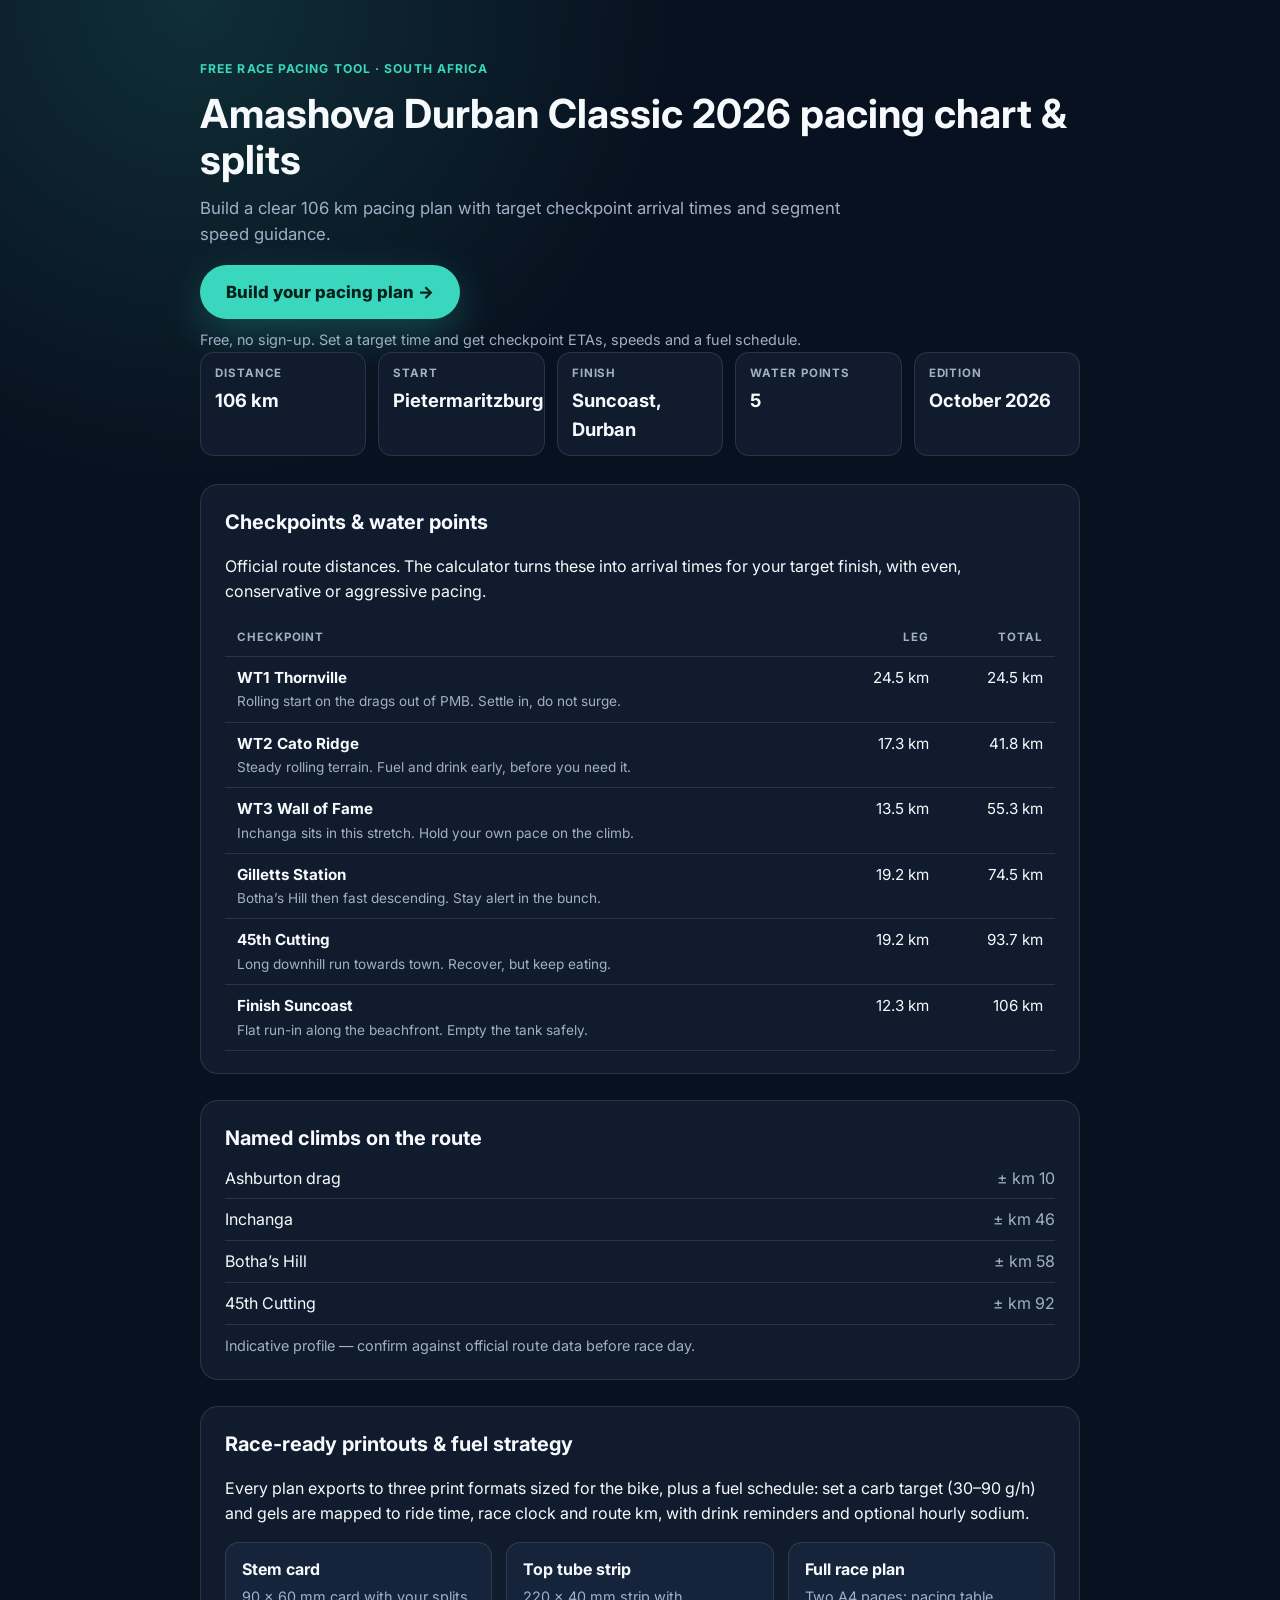
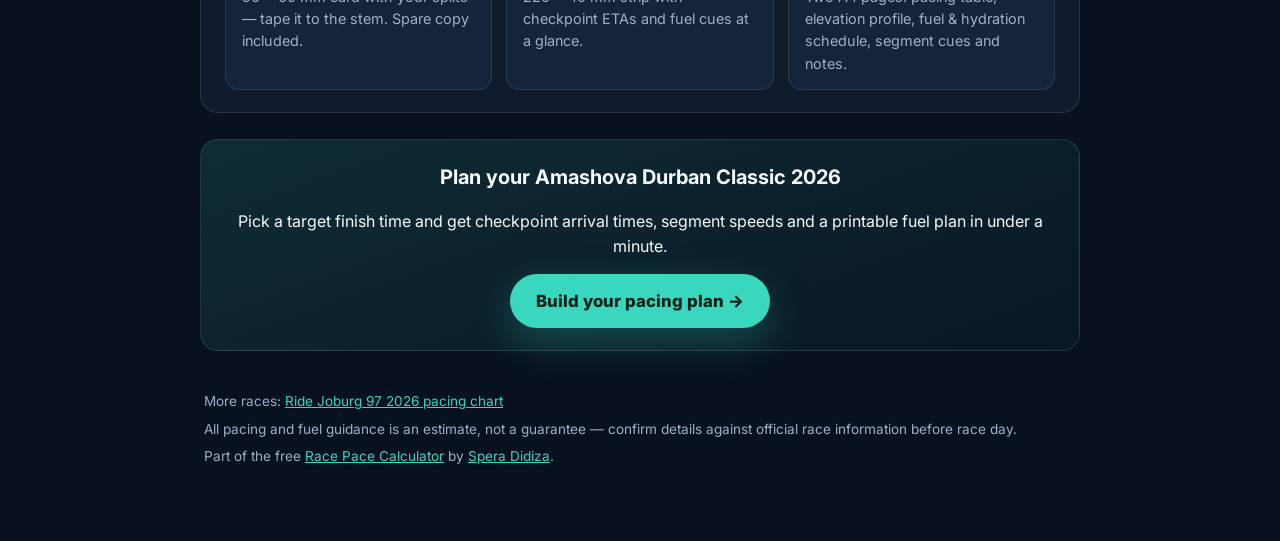
<file: amashova/index.html>
<!DOCTYPE html>
<html lang="en">
<head>
    <meta charset="UTF-8">
    <meta name="viewport" content="width=device-width, initial-scale=1.0">
    <title>Amashova Durban Classic 2026 Pacing Chart &amp; Splits Calculator</title>
    <meta name="description" content="Free Amashova Durban Classic 2026 pacing calculator: checkpoint arrival times for the 106 km route from Pietermaritzburg to Suncoast, Durban, water point splits, a fuel plan and printable race cards.">
    <meta name="theme-color" content="#0b1220">
    <link rel="canonical" href="https://ssdidiza.github.io/amashova_pacing_calc/amashova/">
    <meta property="og:type" content="website">
    <meta property="og:site_name" content="Race Pace Calculator">
    <meta property="og:title" content="Amashova Durban Classic 2026 Pacing Chart &amp; Splits Calculator">
    <meta property="og:description" content="Free Amashova Durban Classic 2026 pacing calculator: checkpoint arrival times for the 106 km route from Pietermaritzburg to Suncoast, Durban, water point splits, a fuel plan and printable race cards.">
    <meta property="og:url" content="https://ssdidiza.github.io/amashova_pacing_calc/amashova/">
    <meta property="og:image" content="https://ssdidiza.github.io/amashova_pacing_calc/samples/app-desktop.png">
    <meta name="twitter:card" content="summary_large_image">
    <meta name="twitter:title" content="Amashova Durban Classic 2026 Pacing Chart &amp; Splits Calculator">
    <meta name="twitter:description" content="Free Amashova Durban Classic 2026 pacing calculator: checkpoint arrival times for the 106 km route from Pietermaritzburg to Suncoast, Durban, water point splits, a fuel plan and printable race cards.">
    <meta name="twitter:image" content="https://ssdidiza.github.io/amashova_pacing_calc/samples/app-desktop.png">
    <link rel="preconnect" href="https://fonts.googleapis.com">
    <link rel="preconnect" href="https://fonts.gstatic.com" crossorigin>
    <link href="https://fonts.googleapis.com/css2?family=Inter:wght@400;600;700;800&display=swap" rel="stylesheet">
    <style>:root{--bg:#08111f;--surface:#101b2d;--surface-strong:#15243a;--text:#f7fafc;--text-muted:#9fb0c7;--accent:#39d7bd;--accent-strong:#1cb69d;--border:rgba(255,255,255,0.11);}*{box-sizing:border-box;}body{margin:0;min-width:320px;font-family:Inter,system-ui,-apple-system,"Segoe UI",sans-serif;color:var(--text);background:radial-gradient(circle at 15% 0%,rgba(57,215,189,0.15),transparent 30rem),var(--bg);line-height:1.55;}a{color:var(--accent);}main{width:min(880px,calc(100% - 32px));margin:0 auto;padding:48px 0 40px;}.eyebrow{color:var(--accent);font-size:0.76rem;font-weight:700;letter-spacing:0.09em;text-transform:uppercase;}h1{font-size:clamp(1.7rem,4.5vw,2.5rem);line-height:1.15;margin:10px 0 12px;}h2{font-size:1.25rem;margin:0 0 12px;}.lead{color:var(--text-muted);font-size:1.05rem;max-width:60ch;margin:0 0 18px;}.notice{border:1px solid rgba(57,215,189,0.4);background:rgba(57,215,189,0.08);border-radius:14px;padding:12px 16px;margin:0 0 22px;font-weight:600;}.stats{display:grid;grid-template-columns:repeat(auto-fit,minmax(150px,1fr));gap:12px;margin:0 0 28px;padding:0;list-style:none;}.stats li{background:var(--surface);border:1px solid var(--border);border-radius:14px;padding:12px 14px;}.stats .label{display:block;color:var(--text-muted);font-size:0.72rem;font-weight:700;letter-spacing:0.08em;text-transform:uppercase;margin-bottom:4px;}.stats .value{font-size:1.15rem;font-weight:700;}.cta{display:inline-block;background:var(--accent);color:#04211c;font-weight:800;text-decoration:none;padding:14px 26px;border-radius:999px;font-size:1.05rem;box-shadow:0 14px 40px rgba(57,215,189,0.25);}.cta:hover{background:var(--accent-strong);}.cta-note{color:var(--text-muted);font-size:0.9rem;margin:10px 0 0;}section{background:var(--surface);border:1px solid var(--border);border-radius:18px;padding:22px 24px;margin:26px 0;}.table-wrap{overflow-x:auto;}table{border-collapse:collapse;width:100%;font-size:0.95rem;}th,td{text-align:left;padding:9px 12px;border-bottom:1px solid var(--border);vertical-align:top;}th{color:var(--text-muted);font-size:0.72rem;font-weight:700;letter-spacing:0.08em;text-transform:uppercase;}td.num,th.num{text-align:right;white-space:nowrap;}td .cp-note{display:block;color:var(--text-muted);font-size:0.85rem;margin-top:2px;}.climbs{list-style:none;margin:0;padding:0;display:grid;gap:8px;}.climbs li{display:flex;justify-content:space-between;gap:16px;border-bottom:1px solid var(--border);padding-bottom:8px;}.climbs .km{color:var(--text-muted);white-space:nowrap;}.formats{display:grid;grid-template-columns:repeat(auto-fit,minmax(210px,1fr));gap:14px;margin:14px 0 0;padding:0;list-style:none;}.formats li{background:var(--surface-strong);border:1px solid var(--border);border-radius:14px;padding:14px 16px;}.formats strong{display:block;margin-bottom:4px;}.formats p{margin:0;color:var(--text-muted);font-size:0.9rem;}.cta-band{text-align:center;background:linear-gradient(160deg,rgba(57,215,189,0.14),rgba(57,215,189,0.03));}footer{color:var(--text-muted);font-size:0.85rem;padding:8px 4px 28px;}footer p{margin:6px 0;}@media (max-width:480px){main{padding-top:32px;}section{padding:18px 16px;}th,td{padding:8px 8px;}}</style>
    <script type="application/ld+json">[{"@context":"https://schema.org","@type":"SportsEvent","name":"Amashova Durban Classic 2026","sport":"Cycling","description":"Road cycling race over 106 km, from Pietermaritzburg to Suncoast, Durban.","eventAttendanceMode":"https://schema.org/OfflineEventAttendanceMode","location":{"@type":"Place","name":"Pietermaritzburg","address":{"@type":"PostalAddress","addressCountry":"ZA"}},"startDate":"2026-10"},{"@context":"https://schema.org","@type":"WebApplication","name":"Race Pace Calculator","url":"https://ssdidiza.github.io/amashova_pacing_calc/index.html?race=amashova-106","applicationCategory":"SportsApplication","operatingSystem":"Any","description":"Free pacing calculator: checkpoint arrival times, fuel strategy and printable race cards for South African road cycling races.","offers":{"@type":"Offer","price":"0","priceCurrency":"ZAR"},"about":{"@type":"SportsEvent","name":"Amashova Durban Classic 2026"}}]</script>
</head>
<body>
    <main>
        <header>
            <p class="eyebrow">Free race pacing tool · South Africa</p>
            <h1>Amashova Durban Classic 2026 pacing chart &amp; splits</h1>
            <p class="lead">Build a clear 106 km pacing plan with target checkpoint arrival times and segment speed guidance.</p>
            <a class="cta" href="../index.html?race=amashova-106">Build your pacing plan &rarr;</a>
            <p class="cta-note">Free, no sign-up. Set a target time and get checkpoint ETAs, speeds and a fuel schedule.</p>
        </header>

        <ul class="stats">
            <li><span class="label">Distance</span><span class="value">106 km</span></li>
            <li><span class="label">Start</span><span class="value">Pietermaritzburg</span></li>
            <li><span class="label">Finish</span><span class="value">Suncoast, Durban</span></li>
            <li><span class="label">Water points</span><span class="value">5</span></li>
            <li><span class="label">Edition</span><span class="value">October 2026</span></li>
        </ul>

        <section aria-labelledby="checkpoints-title">
            <h2 id="checkpoints-title">Checkpoints &amp; water points</h2>
            <p>Official route distances. The calculator turns these into arrival times for your target finish, with even, conservative or aggressive pacing.</p>
            <div class="table-wrap">
                <table>
                    <thead>
                        <tr><th>Checkpoint</th><th class="num">Leg</th><th class="num">Total</th></tr>
                    </thead>
                    <tbody>
                    <tr>
                        <td><strong>WT1 Thornville</strong><span class="cp-note">Rolling start on the drags out of PMB. Settle in, do not surge.</span></td>
                        <td class="num">24.5 km</td>
                        <td class="num">24.5 km</td>
                    </tr>
                    <tr>
                        <td><strong>WT2 Cato Ridge</strong><span class="cp-note">Steady rolling terrain. Fuel and drink early, before you need it.</span></td>
                        <td class="num">17.3 km</td>
                        <td class="num">41.8 km</td>
                    </tr>
                    <tr>
                        <td><strong>WT3 Wall of Fame</strong><span class="cp-note">Inchanga sits in this stretch. Hold your own pace on the climb.</span></td>
                        <td class="num">13.5 km</td>
                        <td class="num">55.3 km</td>
                    </tr>
                    <tr>
                        <td><strong>Gilletts Station</strong><span class="cp-note">Botha’s Hill then fast descending. Stay alert in the bunch.</span></td>
                        <td class="num">19.2 km</td>
                        <td class="num">74.5 km</td>
                    </tr>
                    <tr>
                        <td><strong>45th Cutting</strong><span class="cp-note">Long downhill run towards town. Recover, but keep eating.</span></td>
                        <td class="num">19.2 km</td>
                        <td class="num">93.7 km</td>
                    </tr>
                    <tr>
                        <td><strong>Finish Suncoast</strong><span class="cp-note">Flat run-in along the beachfront. Empty the tank safely.</span></td>
                        <td class="num">12.3 km</td>
                        <td class="num">106 km</td>
                    </tr>
                    </tbody>
                </table>
            </div>
        </section>

        <section aria-labelledby="climbs-title">
            <h2 id="climbs-title">Named climbs on the route</h2>
            <ul class="climbs">
                <li><span>Ashburton drag</span><span class="km">± km 10</span></li>
                <li><span>Inchanga</span><span class="km">± km 46</span></li>
                <li><span>Botha’s Hill</span><span class="km">± km 58</span></li>
                <li><span>45th Cutting</span><span class="km">± km 92</span></li>
            </ul>
            <p class="cta-note">Indicative profile — confirm against official route data before race day.</p>
        </section>

        <section aria-labelledby="prints-title">
            <h2 id="prints-title">Race-ready printouts &amp; fuel strategy</h2>
            <p>Every plan exports to three print formats sized for the bike, plus a fuel schedule: set a carb target (30&ndash;90 g/h) and gels are mapped to ride time, race clock and route km, with drink reminders and optional hourly sodium.</p>
            <ul class="formats">
                <li><strong>Stem card</strong><p>90 &times; 60 mm card with your splits &mdash; tape it to the stem. Spare copy included.</p></li>
                <li><strong>Top tube strip</strong><p>220 &times; 40 mm strip with checkpoint ETAs and fuel cues at a glance.</p></li>
                <li><strong>Full race plan</strong><p>Two A4 pages: pacing table, elevation profile, fuel &amp; hydration schedule, segment cues and notes.</p></li>
            </ul>
        </section>

        <section class="cta-band">
            <h2>Plan your Amashova Durban Classic 2026</h2>
            <p>Pick a target finish time and get checkpoint arrival times, segment speeds and a printable fuel plan in under a minute.</p>
            <a class="cta" href="../index.html?race=amashova-106">Build your pacing plan &rarr;</a>
        </section>

        <footer>
            <p>More races: <a href="../ridejoburg/">Ride Joburg 97 2026 pacing chart</a></p>
            <p>All pacing and fuel guidance is an estimate, not a guarantee &mdash; confirm details against official race information before race day.</p>
            <p>Part of the free <a href="../index.html?race=amashova-106">Race Pace Calculator</a> by <a href="https://www.strava.com/athletes/26187606" rel="noopener noreferrer">Spera Didiza</a>.</p>
        </footer>
    </main>
</body>
</html>
</file>
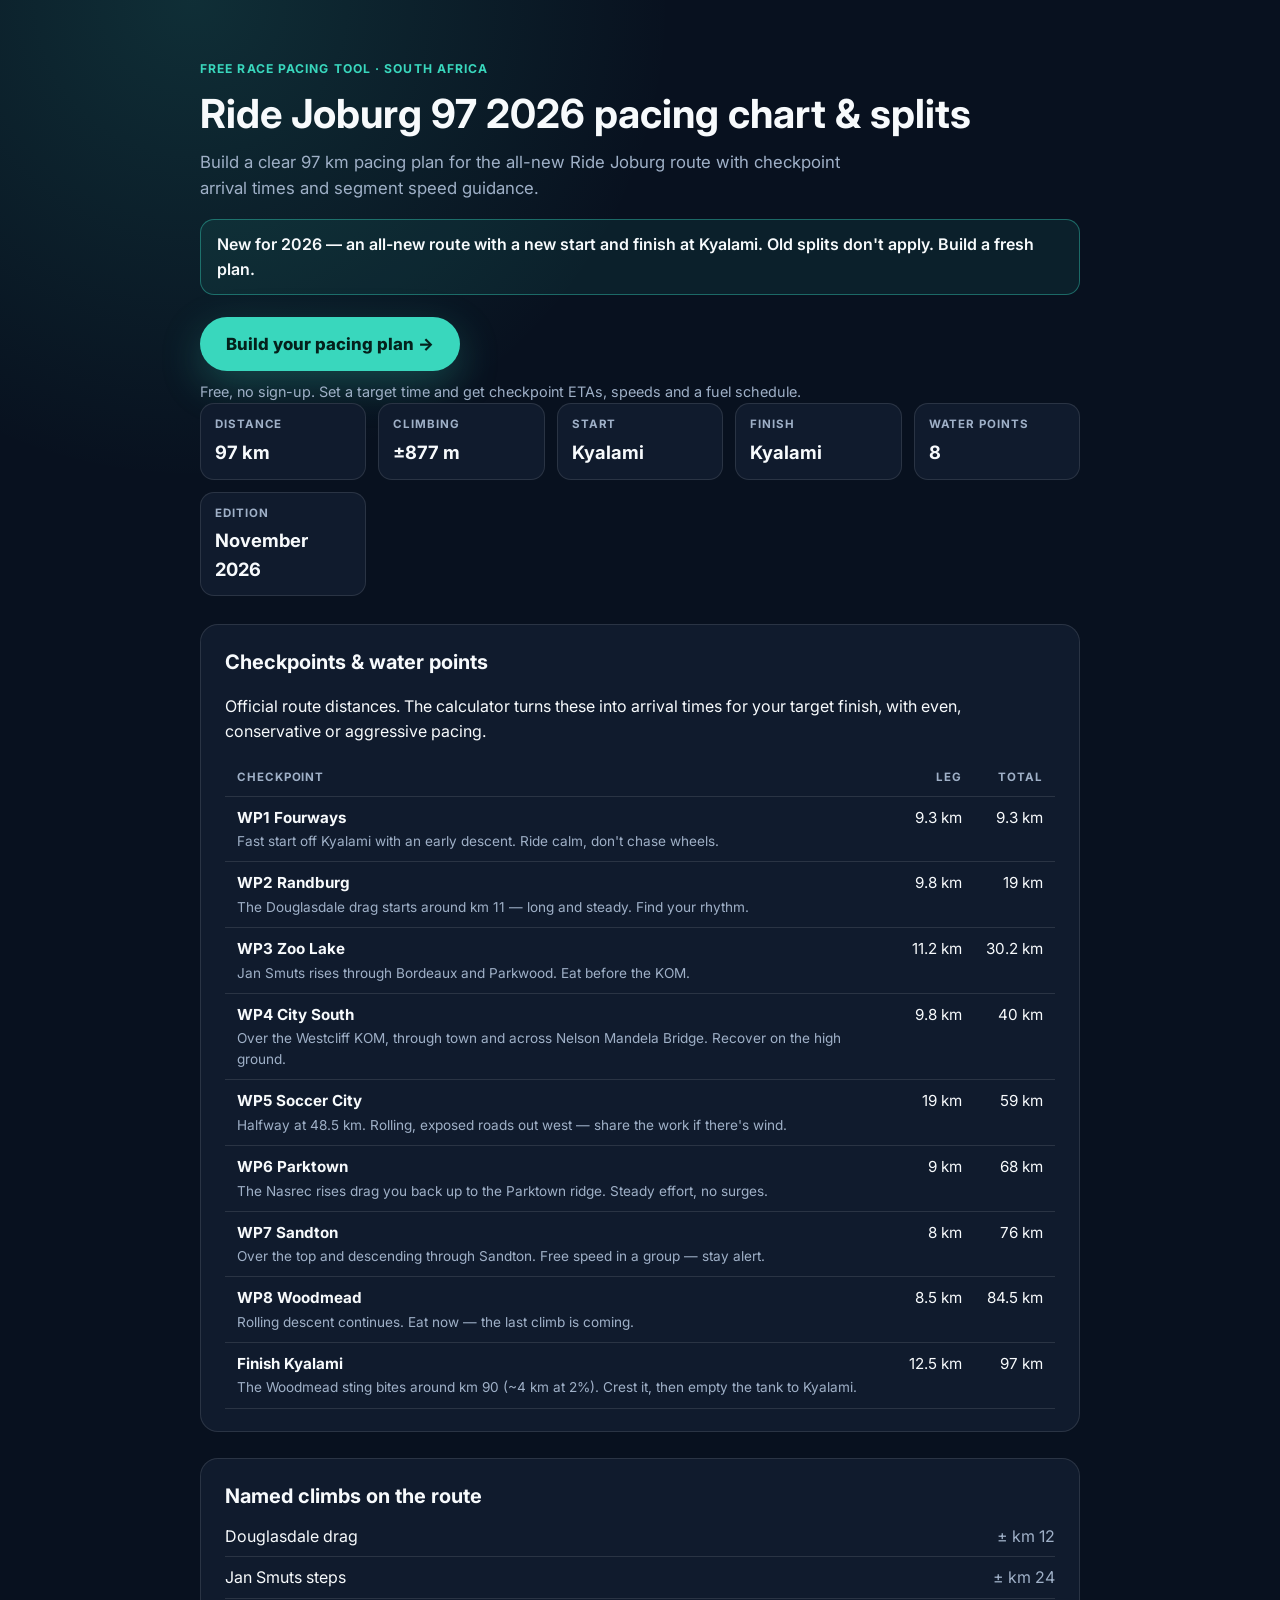
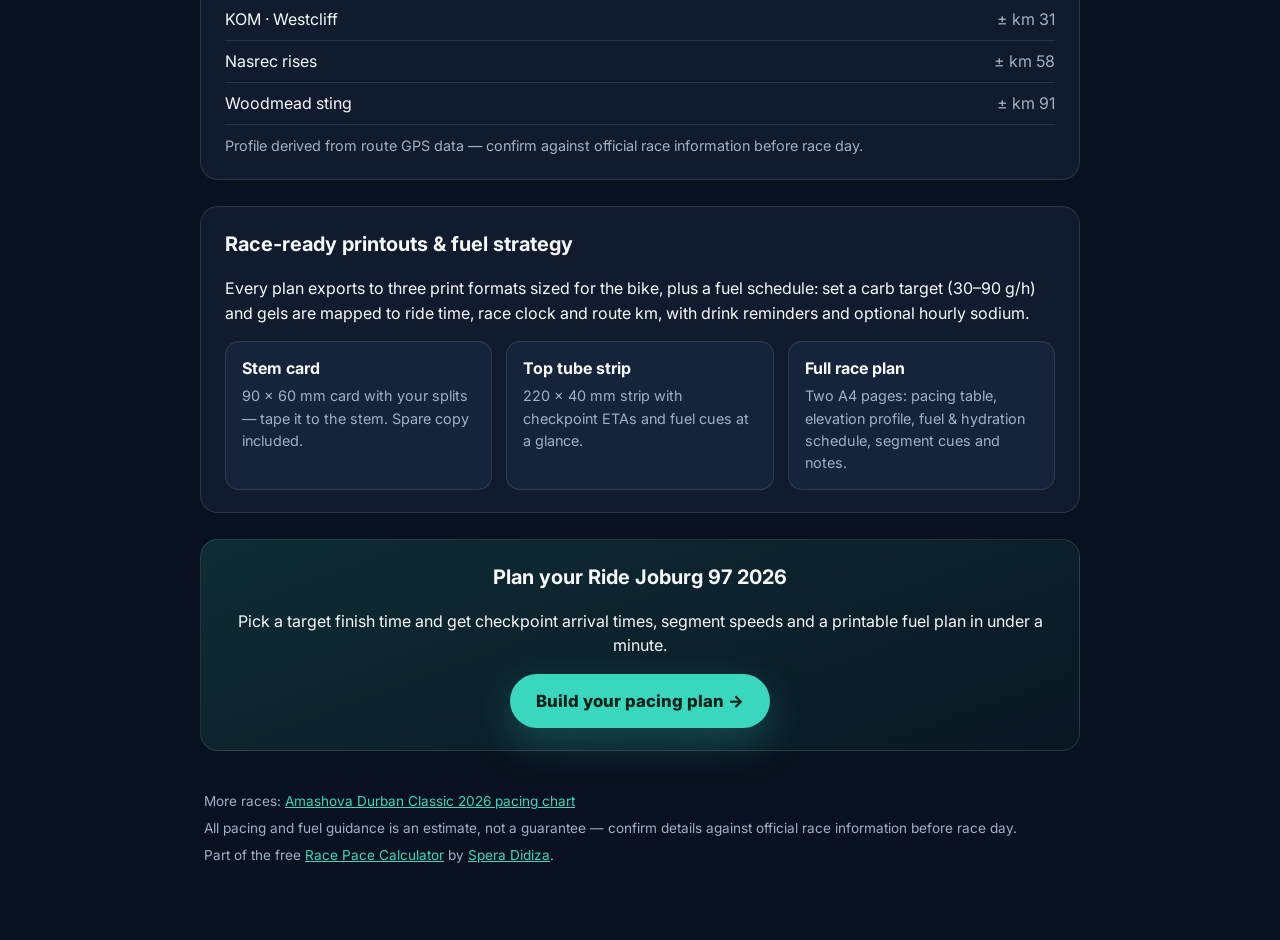
<file: ridejoburg/index.html>
<!DOCTYPE html>
<html lang="en">
<head>
    <meta charset="UTF-8">
    <meta name="viewport" content="width=device-width, initial-scale=1.0">
    <title>Ride Joburg 97 2026 Pacing Chart &amp; Splits Calculator</title>
    <meta name="description" content="Free Ride Joburg 97 2026 pacing calculator: checkpoint arrival times for the 97 km route starting and finishing at Kyalami, water point splits, a fuel plan and printable race cards.">
    <meta name="theme-color" content="#0b1220">
    <link rel="canonical" href="https://ssdidiza.github.io/amashova_pacing_calc/ridejoburg/">
    <meta property="og:type" content="website">
    <meta property="og:site_name" content="Race Pace Calculator">
    <meta property="og:title" content="Ride Joburg 97 2026 Pacing Chart &amp; Splits Calculator">
    <meta property="og:description" content="Free Ride Joburg 97 2026 pacing calculator: checkpoint arrival times for the 97 km route starting and finishing at Kyalami, water point splits, a fuel plan and printable race cards.">
    <meta property="og:url" content="https://ssdidiza.github.io/amashova_pacing_calc/ridejoburg/">
    <meta property="og:image" content="https://ssdidiza.github.io/amashova_pacing_calc/samples/app-ridejoburg.png">
    <meta name="twitter:card" content="summary_large_image">
    <meta name="twitter:title" content="Ride Joburg 97 2026 Pacing Chart &amp; Splits Calculator">
    <meta name="twitter:description" content="Free Ride Joburg 97 2026 pacing calculator: checkpoint arrival times for the 97 km route starting and finishing at Kyalami, water point splits, a fuel plan and printable race cards.">
    <meta name="twitter:image" content="https://ssdidiza.github.io/amashova_pacing_calc/samples/app-ridejoburg.png">
    <link rel="preconnect" href="https://fonts.googleapis.com">
    <link rel="preconnect" href="https://fonts.gstatic.com" crossorigin>
    <link href="https://fonts.googleapis.com/css2?family=Inter:wght@400;600;700;800&display=swap" rel="stylesheet">
    <style>:root{--bg:#08111f;--surface:#101b2d;--surface-strong:#15243a;--text:#f7fafc;--text-muted:#9fb0c7;--accent:#39d7bd;--accent-strong:#1cb69d;--border:rgba(255,255,255,0.11);}*{box-sizing:border-box;}body{margin:0;min-width:320px;font-family:Inter,system-ui,-apple-system,"Segoe UI",sans-serif;color:var(--text);background:radial-gradient(circle at 15% 0%,rgba(57,215,189,0.15),transparent 30rem),var(--bg);line-height:1.55;}a{color:var(--accent);}main{width:min(880px,calc(100% - 32px));margin:0 auto;padding:48px 0 40px;}.eyebrow{color:var(--accent);font-size:0.76rem;font-weight:700;letter-spacing:0.09em;text-transform:uppercase;}h1{font-size:clamp(1.7rem,4.5vw,2.5rem);line-height:1.15;margin:10px 0 12px;}h2{font-size:1.25rem;margin:0 0 12px;}.lead{color:var(--text-muted);font-size:1.05rem;max-width:60ch;margin:0 0 18px;}.notice{border:1px solid rgba(57,215,189,0.4);background:rgba(57,215,189,0.08);border-radius:14px;padding:12px 16px;margin:0 0 22px;font-weight:600;}.stats{display:grid;grid-template-columns:repeat(auto-fit,minmax(150px,1fr));gap:12px;margin:0 0 28px;padding:0;list-style:none;}.stats li{background:var(--surface);border:1px solid var(--border);border-radius:14px;padding:12px 14px;}.stats .label{display:block;color:var(--text-muted);font-size:0.72rem;font-weight:700;letter-spacing:0.08em;text-transform:uppercase;margin-bottom:4px;}.stats .value{font-size:1.15rem;font-weight:700;}.cta{display:inline-block;background:var(--accent);color:#04211c;font-weight:800;text-decoration:none;padding:14px 26px;border-radius:999px;font-size:1.05rem;box-shadow:0 14px 40px rgba(57,215,189,0.25);}.cta:hover{background:var(--accent-strong);}.cta-note{color:var(--text-muted);font-size:0.9rem;margin:10px 0 0;}section{background:var(--surface);border:1px solid var(--border);border-radius:18px;padding:22px 24px;margin:26px 0;}.table-wrap{overflow-x:auto;}table{border-collapse:collapse;width:100%;font-size:0.95rem;}th,td{text-align:left;padding:9px 12px;border-bottom:1px solid var(--border);vertical-align:top;}th{color:var(--text-muted);font-size:0.72rem;font-weight:700;letter-spacing:0.08em;text-transform:uppercase;}td.num,th.num{text-align:right;white-space:nowrap;}td .cp-note{display:block;color:var(--text-muted);font-size:0.85rem;margin-top:2px;}.climbs{list-style:none;margin:0;padding:0;display:grid;gap:8px;}.climbs li{display:flex;justify-content:space-between;gap:16px;border-bottom:1px solid var(--border);padding-bottom:8px;}.climbs .km{color:var(--text-muted);white-space:nowrap;}.formats{display:grid;grid-template-columns:repeat(auto-fit,minmax(210px,1fr));gap:14px;margin:14px 0 0;padding:0;list-style:none;}.formats li{background:var(--surface-strong);border:1px solid var(--border);border-radius:14px;padding:14px 16px;}.formats strong{display:block;margin-bottom:4px;}.formats p{margin:0;color:var(--text-muted);font-size:0.9rem;}.cta-band{text-align:center;background:linear-gradient(160deg,rgba(57,215,189,0.14),rgba(57,215,189,0.03));}footer{color:var(--text-muted);font-size:0.85rem;padding:8px 4px 28px;}footer p{margin:6px 0;}@media (max-width:480px){main{padding-top:32px;}section{padding:18px 16px;}th,td{padding:8px 8px;}}</style>
    <script type="application/ld+json">[{"@context":"https://schema.org","@type":"SportsEvent","name":"Ride Joburg 97 2026","sport":"Cycling","description":"Road cycling race over 97 km, starting and finishing at Kyalami.","eventAttendanceMode":"https://schema.org/OfflineEventAttendanceMode","location":{"@type":"Place","name":"Kyalami","address":{"@type":"PostalAddress","addressCountry":"ZA"}},"startDate":"2026-11"},{"@context":"https://schema.org","@type":"WebApplication","name":"Race Pace Calculator","url":"https://ssdidiza.github.io/amashova_pacing_calc/index.html?race=ridejoburg-97-2026","applicationCategory":"SportsApplication","operatingSystem":"Any","description":"Free pacing calculator: checkpoint arrival times, fuel strategy and printable race cards for South African road cycling races.","offers":{"@type":"Offer","price":"0","priceCurrency":"ZAR"},"about":{"@type":"SportsEvent","name":"Ride Joburg 97 2026"}}]</script>
</head>
<body>
    <main>
        <header>
            <p class="eyebrow">Free race pacing tool · South Africa</p>
            <h1>Ride Joburg 97 2026 pacing chart &amp; splits</h1>
            <p class="lead">Build a clear 97 km pacing plan for the all-new Ride Joburg route with checkpoint arrival times and segment speed guidance.</p>
            <p class="notice">New for 2026 — an all-new route with a new start and finish at Kyalami. Old splits don&#39;t apply. Build a fresh plan.</p>
            <a class="cta" href="../index.html?race=ridejoburg-97-2026">Build your pacing plan &rarr;</a>
            <p class="cta-note">Free, no sign-up. Set a target time and get checkpoint ETAs, speeds and a fuel schedule.</p>
        </header>

        <ul class="stats">
            <li><span class="label">Distance</span><span class="value">97 km</span></li>
            <li><span class="label">Climbing</span><span class="value">±877 m</span></li>
            <li><span class="label">Start</span><span class="value">Kyalami</span></li>
            <li><span class="label">Finish</span><span class="value">Kyalami</span></li>
            <li><span class="label">Water points</span><span class="value">8</span></li>
            <li><span class="label">Edition</span><span class="value">November 2026</span></li>
        </ul>

        <section aria-labelledby="checkpoints-title">
            <h2 id="checkpoints-title">Checkpoints &amp; water points</h2>
            <p>Official route distances. The calculator turns these into arrival times for your target finish, with even, conservative or aggressive pacing.</p>
            <div class="table-wrap">
                <table>
                    <thead>
                        <tr><th>Checkpoint</th><th class="num">Leg</th><th class="num">Total</th></tr>
                    </thead>
                    <tbody>
                    <tr>
                        <td><strong>WP1 Fourways</strong><span class="cp-note">Fast start off Kyalami with an early descent. Ride calm, don&#39;t chase wheels.</span></td>
                        <td class="num">9.3 km</td>
                        <td class="num">9.3 km</td>
                    </tr>
                    <tr>
                        <td><strong>WP2 Randburg</strong><span class="cp-note">The Douglasdale drag starts around km 11 — long and steady. Find your rhythm.</span></td>
                        <td class="num">9.8 km</td>
                        <td class="num">19 km</td>
                    </tr>
                    <tr>
                        <td><strong>WP3 Zoo Lake</strong><span class="cp-note">Jan Smuts rises through Bordeaux and Parkwood. Eat before the KOM.</span></td>
                        <td class="num">11.2 km</td>
                        <td class="num">30.2 km</td>
                    </tr>
                    <tr>
                        <td><strong>WP4 City South</strong><span class="cp-note">Over the Westcliff KOM, through town and across Nelson Mandela Bridge. Recover on the high ground.</span></td>
                        <td class="num">9.8 km</td>
                        <td class="num">40 km</td>
                    </tr>
                    <tr>
                        <td><strong>WP5 Soccer City</strong><span class="cp-note">Halfway at 48.5 km. Rolling, exposed roads out west — share the work if there&#39;s wind.</span></td>
                        <td class="num">19 km</td>
                        <td class="num">59 km</td>
                    </tr>
                    <tr>
                        <td><strong>WP6 Parktown</strong><span class="cp-note">The Nasrec rises drag you back up to the Parktown ridge. Steady effort, no surges.</span></td>
                        <td class="num">9 km</td>
                        <td class="num">68 km</td>
                    </tr>
                    <tr>
                        <td><strong>WP7 Sandton</strong><span class="cp-note">Over the top and descending through Sandton. Free speed in a group — stay alert.</span></td>
                        <td class="num">8 km</td>
                        <td class="num">76 km</td>
                    </tr>
                    <tr>
                        <td><strong>WP8 Woodmead</strong><span class="cp-note">Rolling descent continues. Eat now — the last climb is coming.</span></td>
                        <td class="num">8.5 km</td>
                        <td class="num">84.5 km</td>
                    </tr>
                    <tr>
                        <td><strong>Finish Kyalami</strong><span class="cp-note">The Woodmead sting bites around km 90 (~4 km at 2%). Crest it, then empty the tank to Kyalami.</span></td>
                        <td class="num">12.5 km</td>
                        <td class="num">97 km</td>
                    </tr>
                    </tbody>
                </table>
            </div>
        </section>

        <section aria-labelledby="climbs-title">
            <h2 id="climbs-title">Named climbs on the route</h2>
            <ul class="climbs">
                <li><span>Douglasdale drag</span><span class="km">± km 12</span></li>
                <li><span>Jan Smuts steps</span><span class="km">± km 24</span></li>
                <li><span>KOM · Westcliff</span><span class="km">± km 31</span></li>
                <li><span>Nasrec rises</span><span class="km">± km 58</span></li>
                <li><span>Woodmead sting</span><span class="km">± km 91</span></li>
            </ul>
            <p class="cta-note">Profile derived from route GPS data — confirm against official race information before race day.</p>
        </section>

        <section aria-labelledby="prints-title">
            <h2 id="prints-title">Race-ready printouts &amp; fuel strategy</h2>
            <p>Every plan exports to three print formats sized for the bike, plus a fuel schedule: set a carb target (30&ndash;90 g/h) and gels are mapped to ride time, race clock and route km, with drink reminders and optional hourly sodium.</p>
            <ul class="formats">
                <li><strong>Stem card</strong><p>90 &times; 60 mm card with your splits &mdash; tape it to the stem. Spare copy included.</p></li>
                <li><strong>Top tube strip</strong><p>220 &times; 40 mm strip with checkpoint ETAs and fuel cues at a glance.</p></li>
                <li><strong>Full race plan</strong><p>Two A4 pages: pacing table, elevation profile, fuel &amp; hydration schedule, segment cues and notes.</p></li>
            </ul>
        </section>

        <section class="cta-band">
            <h2>Plan your Ride Joburg 97 2026</h2>
            <p>Pick a target finish time and get checkpoint arrival times, segment speeds and a printable fuel plan in under a minute.</p>
            <a class="cta" href="../index.html?race=ridejoburg-97-2026">Build your pacing plan &rarr;</a>
        </section>

        <footer>
            <p>More races: <a href="../amashova/">Amashova Durban Classic 2026 pacing chart</a></p>
            <p>All pacing and fuel guidance is an estimate, not a guarantee &mdash; confirm details against official race information before race day.</p>
            <p>Part of the free <a href="../index.html?race=ridejoburg-97-2026">Race Pace Calculator</a> by <a href="https://www.strava.com/athletes/26187606" rel="noopener noreferrer">Spera Didiza</a>.</p>
        </footer>
    </main>
</body>
</html>
</file>
